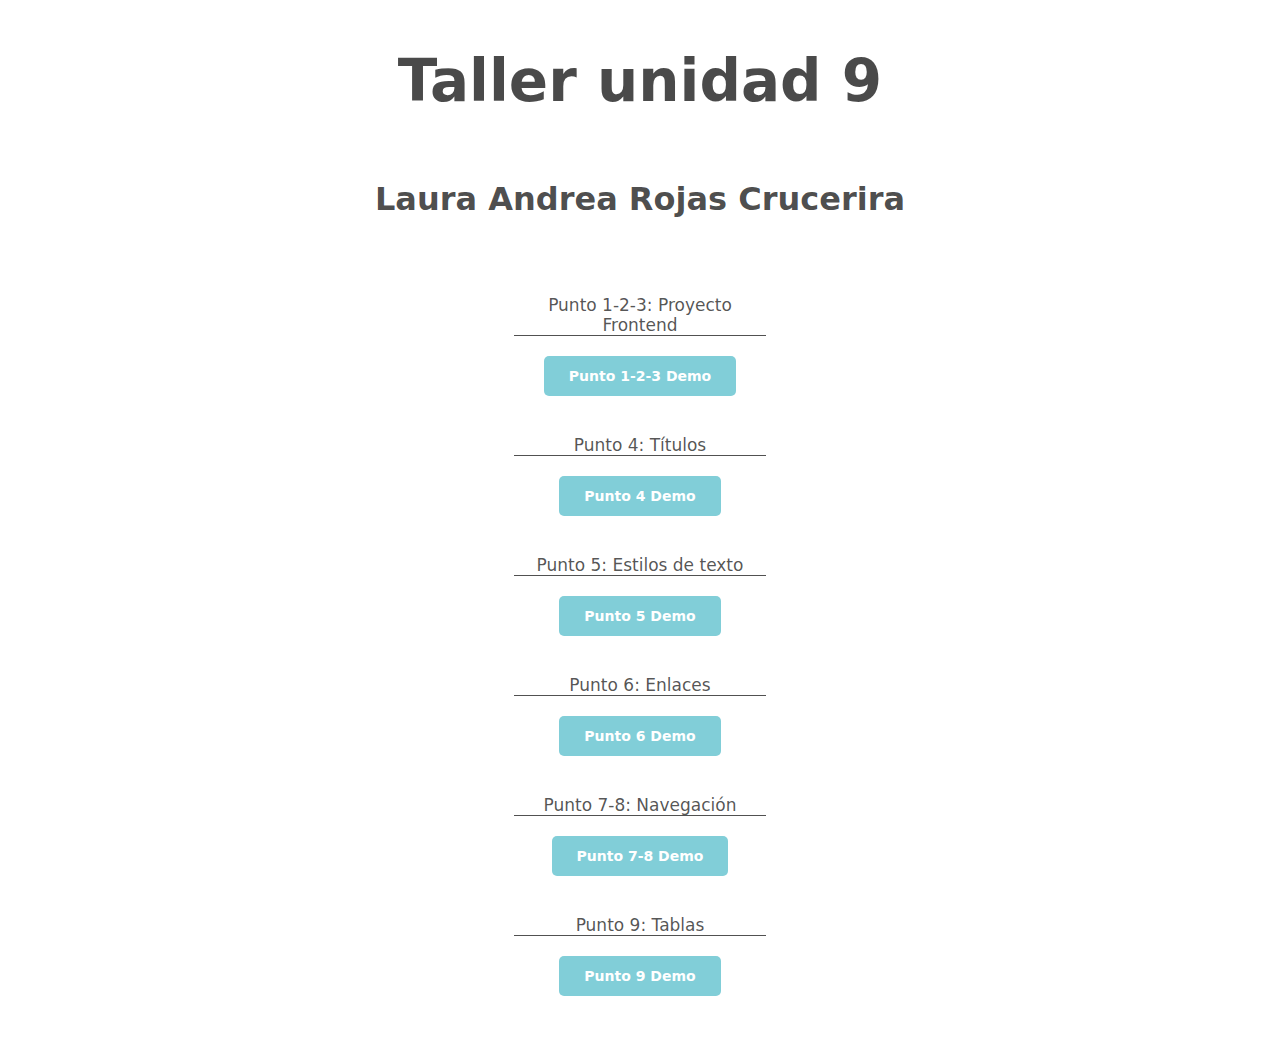
<file: index.html>
<!DOCTYPE html>
<html lang="en">
<head>
  <meta charset="UTF-8">
  <meta http-equiv="X-UA-Compatible" content="IE=edge">
  <meta name="viewport" content="width=device-width, initial-scale=1.0">
  <title>taller 9 menu</title>
  <link rel="stylesheet" href="./styles/styles.css">
</head>
<body> 
  <div>
    <h1> Taller unidad 9</h1>
    <h2>Laura Andrea Rojas Crucerira</h2>
    <nav>
      <ul>
        <li>
          <p>
            Punto 1-2-3: Proyecto Frontend
          </p> 
          <a href="./punto-1-2-3/index.html">
            Punto 1-2-3 Demo
          </a>
        </li>
        <li>
          <p>
            Punto 4: Títulos
          </p> 
          <a href="./punto-4/index.html">
            Punto 4 Demo
          </a>
        </li>
        <li>
          <p>
            Punto 5: Estilos de texto
          </p>
          <a href="./punto-5/index.html">
            Punto 5 Demo
          </a>
        </li>
        <li>
          <p>
            Punto 6: Enlaces
          </p>
          <a href="./punto-6/index.html">
            Punto 6 Demo
          </a>
        </li>
        <li>
          <p>
            Punto 7-8: Navegación
          </p>
          <a href="./punto-7-8/index.html">
            Punto 7-8 Demo
          </a>
        </li>
        <li>
          <p>
            Punto 9: Tablas
          </p>
          <a href="./punto-9/index.html">
            Punto 9 Demo
          </a>
        </li>
      </ul>
    </nav>
  </div> 
</body>
</html>
</file>
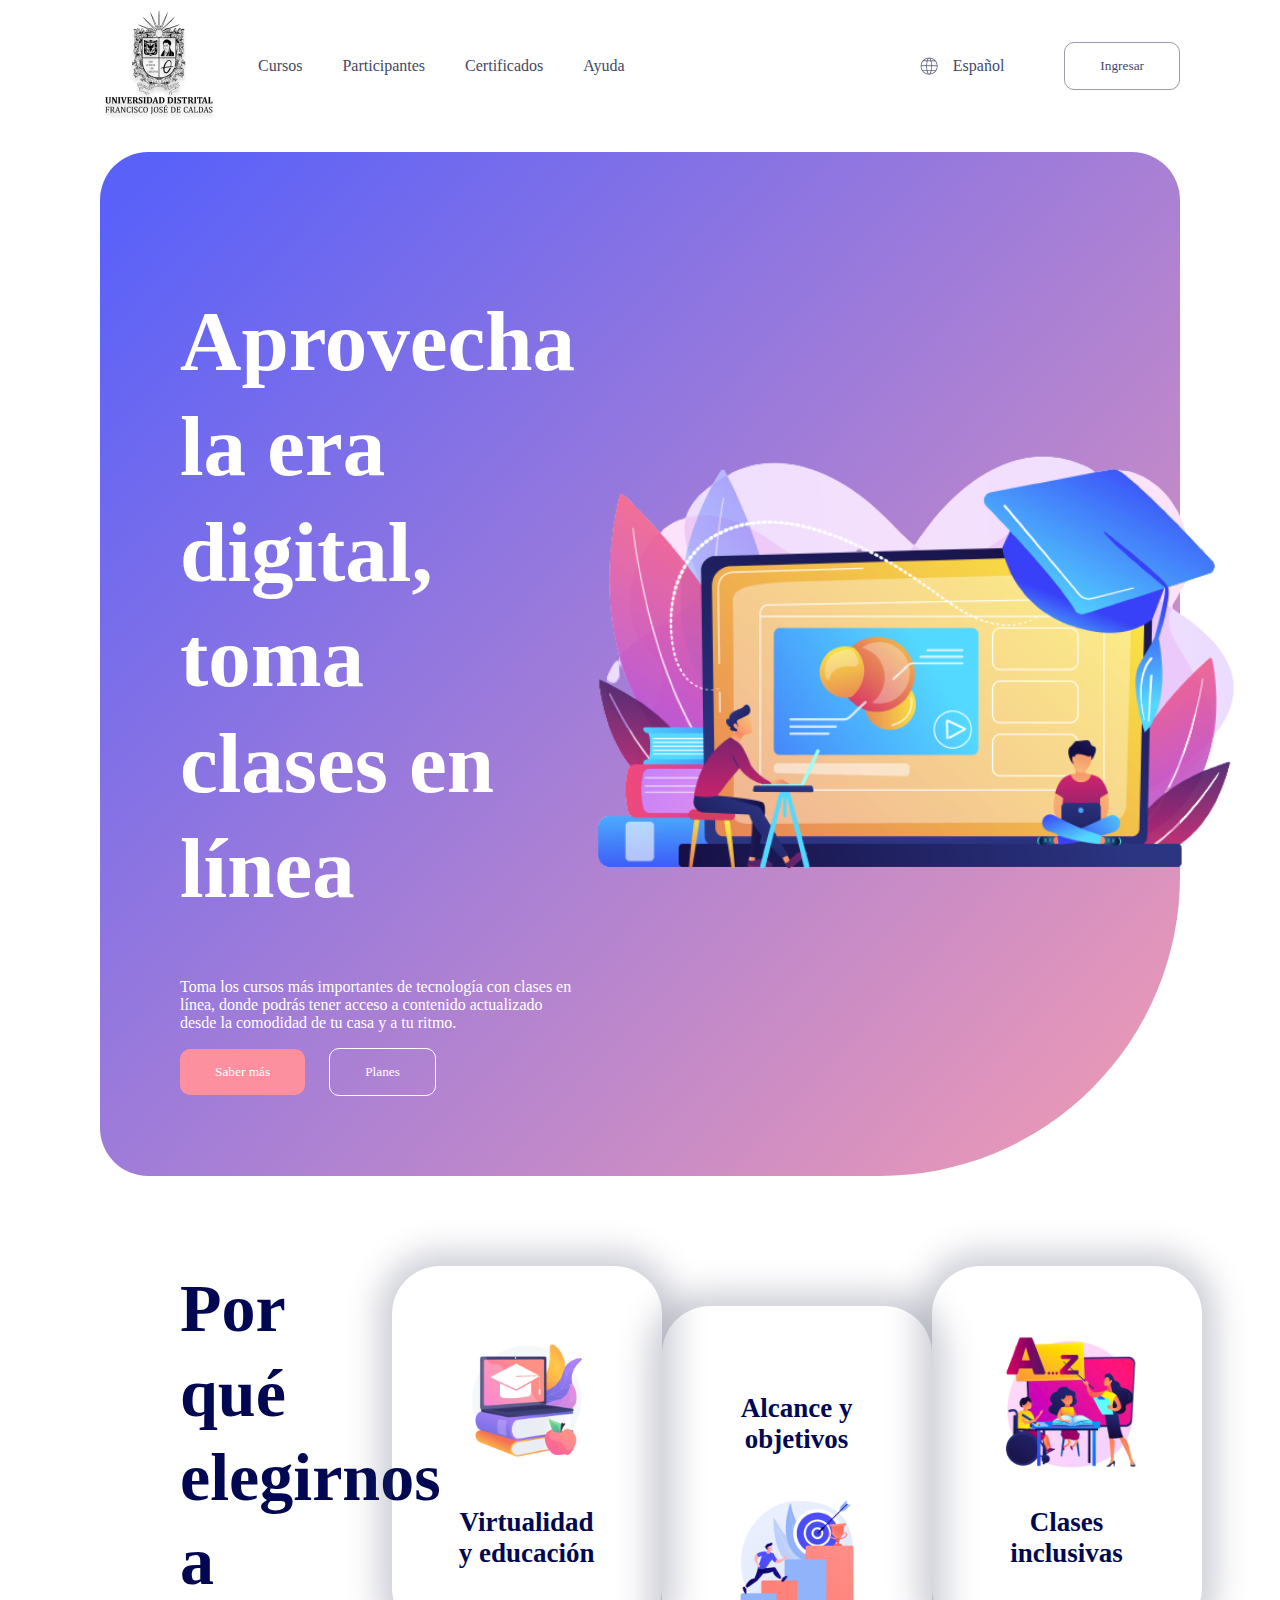
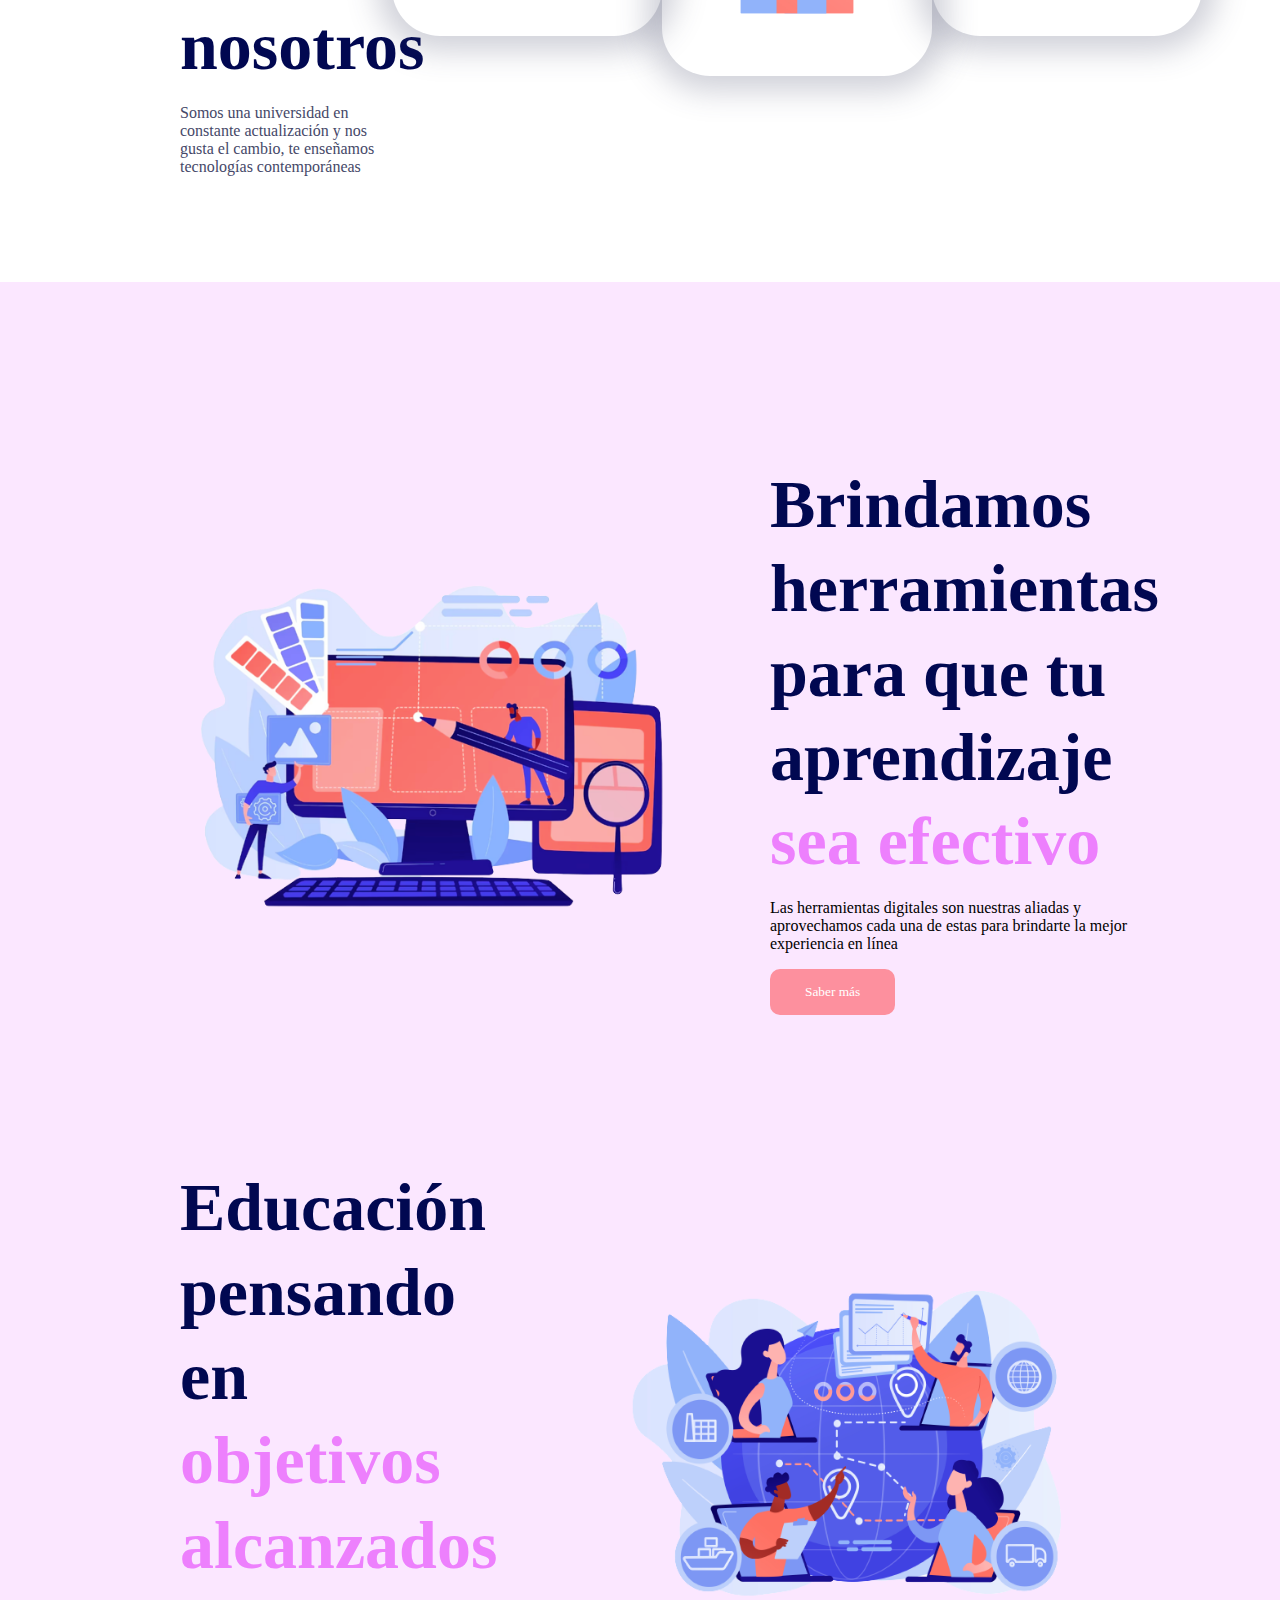
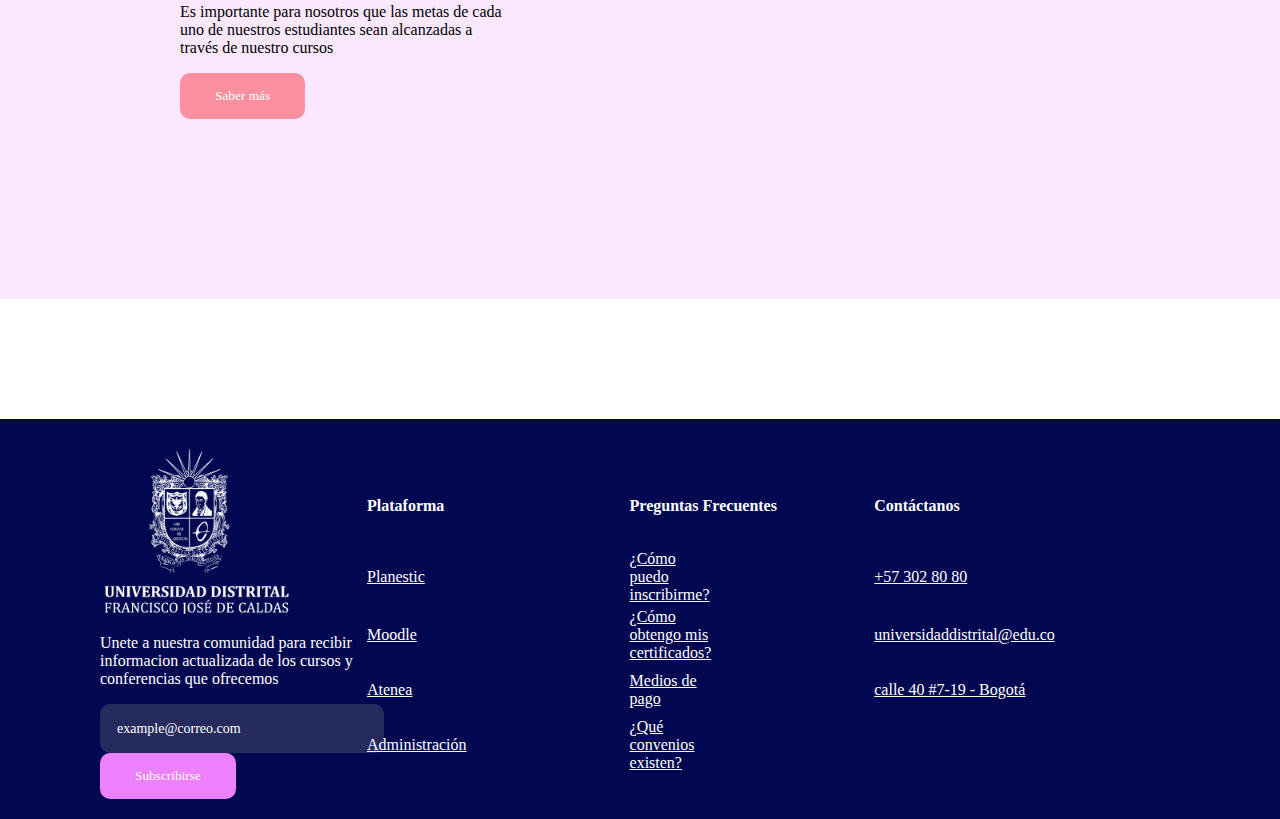
<file: punto-1-2-3/index.html>
<!DOCTYPE html>
<html lang="en">
<head>
    <meta charset="UTF-8">
    <meta name="viewport" content="width=device-width, initial-scale=1.0">
    <link rel="stylesheet" href="https://indestructibletype.com/fonts/Jost.css" type="text/css" charset="utf-8" />
    <title>Page Design</title>
    <link rel="stylesheet" href="./styles/common-styles.css">
    <link rel="stylesheet" href="./styles/header-styles.css">
    <link rel="stylesheet" href="./styles/banner-styles.css">
    <link rel="stylesheet" href="./styles/section-1-styles.css">
    <link rel="stylesheet" href="./styles/section-2-styles.css">
    <link rel="stylesheet" href="./styles/footer-styles.css">
</head>
<body>
    <header>
        <div class="header__navigator">
            <img src="./public/images/header-logo.png" alt="header logo">
            <nav>
                <ul>
                    <li><a href="#banner">Cursos</a></li>
                    <li><a href="#section-1">Participantes</a></li>
                    <li><a href="#secttion-2">Certificados</a></li>
                    <li><a href="#footer">Ayuda</a></li>
                </ul>
            </nav>
        </div>
        <div class="header__settings">
                <div class="language">
                <img src="./public/images/header-world.png" alt="header world">
                <span>Español</span>
            </div>
            <button>Ingresar</button>
        </div>
    </header>
    <main>
        <section id="banner">
            <div class="banner__info">
                <div class="banner__text">
                    <h1>Aprovecha la era digital, toma clases en línea</h1>
                    <p>Toma los cursos más importantes de tecnología con clases en línea, 
                        donde podrás tener acceso a contenido actualizado desde la comodidad 
                        de tu casa y a tu ritmo.
                    </p>
                </div>
                <div class="banner__buttons">
                    <button class="button--orange">Saber más</button>
                    <button class="button--transparent">Planes</button>
                </div>
            </div>
            <img src="./public/images/banner-online.png" alt="banner online">
        </section>

        <section id="section-1">
            <div class="section-1__info">
                <h2>Por qué elegirnos a nosotros</h2>
                <p>
                    Somos una universidad en constante actualización y nos gusta el cambio, 
                    te enseñamos tecnologías contemporáneas
                </p>
            </div>
            <div class="section-1__card">
                <img src="./public/images/section1-education.png" 
                alt="education"
                width="150px"
                height="150px"
                >
                <h3>Virtualidad y educación</h3>
            </div>
            <div class="section-1__card section-1__card-down" >
                <h3>Alcance y objetivos</h3>
                <img src="./public/images/section1-goals.png"
                alt="goals"
                width="150px"
                height="150px"
                >
            </div>
            <div class="section-1__card">
                <img src="./public/images/section1-teach.png" 
                alt="teach"
                width="150px"
                height="150px"
                >
                <h3>Clases inclusivas</h3>
            </div>      
        </section>

        <section id="section-2">
            <div class="section-2__info-1">
                <img src="./public/images/section2-tools.png" alt="tools"
                width="500px"
                height="350px"
                >
                <div>
                <h2>Brindamos herramientas para que tu aprendizaje</h2>
                <h2 class="title__pink">sea efectivo</h2>
                <p>Las herramientas digitales son nuestras aliadas y aprovechamos cada una 
                    de estas para brindarte la mejor experiencia en línea</p>
                <button class="button--orange">Saber más</button>
                </div>
            </div>
            <div class="section-2__info-2">
                <div>
                <h2>Educación pensando en</h2>
                <h2 class="title__pink">objetivos alcanzados</h2>
                <p>Es importante para nosotros que las metas de cada uno de nuestros
                    estudiantes sean alcanzadas a través de nuestro cursos</p>
                <button class="button--orange">Saber más</button>
                </div>
                <img src="./public/images/section2-goals.png" alt="goals"
                width="500px"
                height="350px">
            </div>
        </section>
    </main>
    <footer id="footer">
        <div class="footer__info">
            <img src="./public/images/footer-logo.png" alt="logo"
            width="200px"
            height="175px"
            >
            <p>Unete a nuestra comunidad para recibir informacion actualizada
                de los cursos y conferencias que ofrecemos
            </p>
            <form action="">
                <input type="email"
                placeholder="example@correo.com"
                name="user_email"
                >
                <button>Subscribirse</button>
            </form>
        </div>
        <div class="footer__list">
            <table>
                <thead>
                    <tr>
                        <th>Plataforma</th>
                        <th>Preguntas Frecuentes</th>
                        <th>Contáctanos</th>
                    </tr>
                </thead>
                <tbody>
                    <tr>
                        <td><a href="">Planestic</a></td>
                        <td><a href="">¿Cómo puedo inscribirme?</a></td>
                        <td><a href="">+57 302 80 80</a></td>
                    </tr>
                    <tr>
                        <td><a href="">Moodle</a></td>
                        <td><a href="">¿Cómo obtengo mis certificados?</a></td>
                        <td><a href="">universidaddistrital@edu.co</a></td>
                    </tr>
                    <tr>
                        <td><a href="">Atenea</a></td>
                        <td><a href="">Medios de pago</a></td>
                        <td><a href="">calle 40 #7-19 - Bogotá</a></td>
                    </tr>
                    <tr>
                        <td><a href="">Administración</a></td>
                        <td><a href="">¿Qué convenios existen?</a></td>
                    </tr>
                </tbody>
            </table>
        </div>
    </footer>
</body>
</html>
</file>
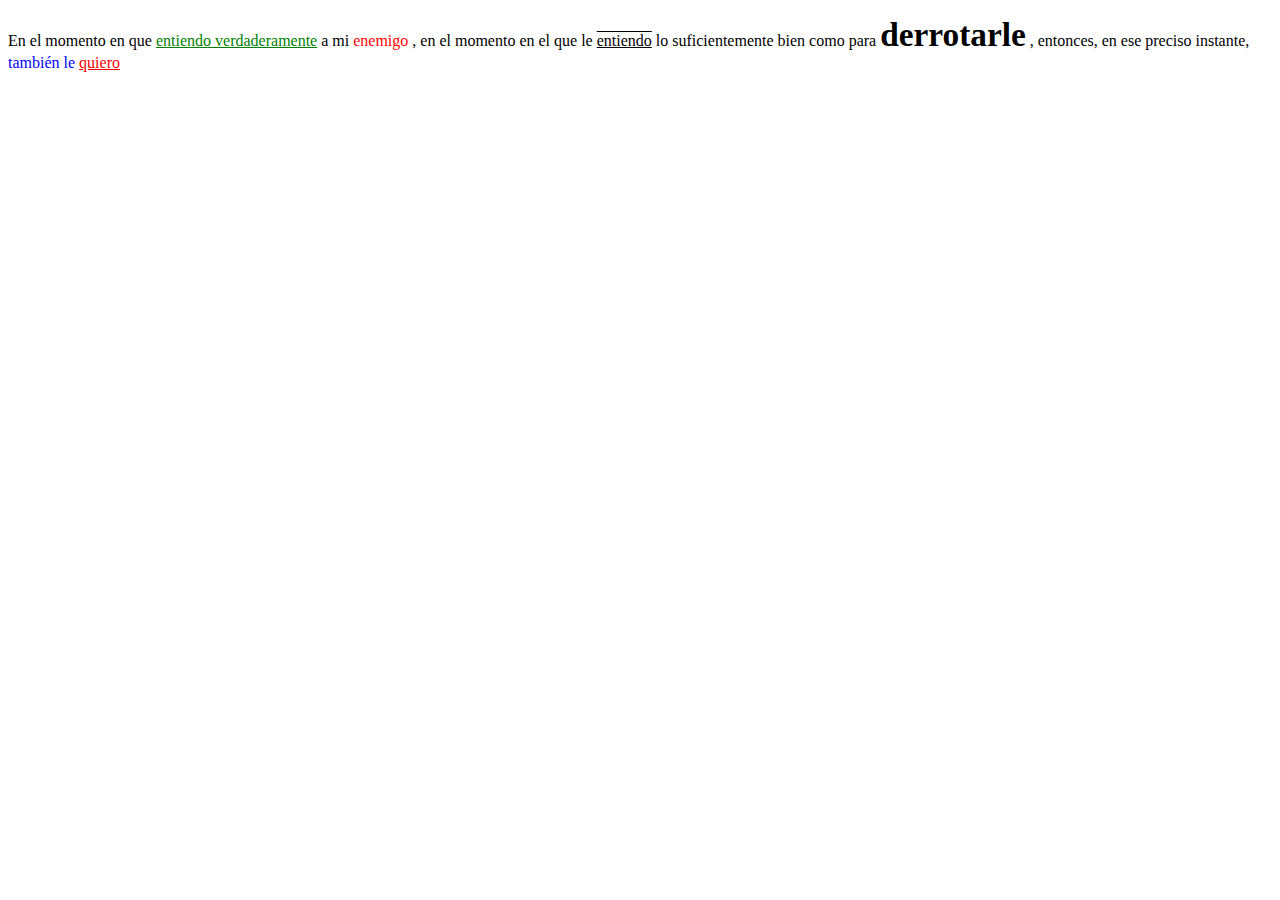
<file: punto-5/index.html>
<!DOCTYPE html>
<html lang="en">
<head>
    <meta charset="UTF-8">
    <meta name="viewport" content="width=device-width, initial-scale=1.0">
    <link rel="stylesheet" href="punto-5-styles.css">
    <title>Punto 5</title>
</head>
<body>
        <p>

        <span >En el momento en que</span>
        <u class="verde">entiendo verdaderamente</u>
        <span>a mi</span>
        <span class="enemigo">enemigo</span>
        <span>, en el momento en el que le</span>
        <span class="entiendo">entiendo</span>
        <span>lo suficientemente bien como para</span>
        <span class="derrotarle">derrotarle</span>
        <span>, entonces, en ese preciso instante,</span>
        <span class="azul">también le</span>
        <u class="quiero">quiero</u>

        </p>
</body>
</html>
</file>
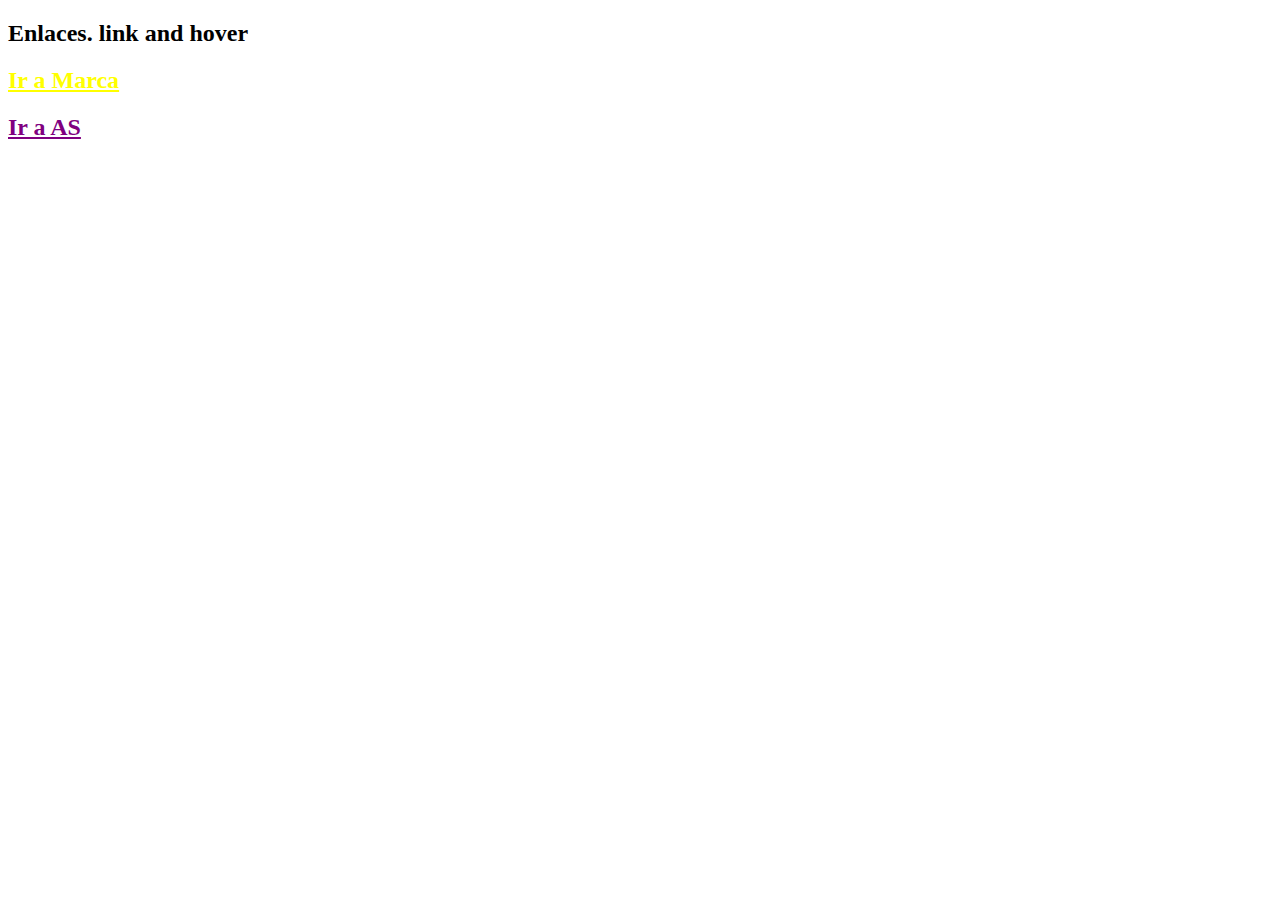
<file: punto-6/index.html>
<!DOCTYPE html>
<html lang="en">
<head>
    <meta charset="UTF-8">
    <meta name="viewport" content="width=device-width, initial-scale=1.0">
    <link rel="stylesheet" href="punto-6-styles.css">
    <title>Punto 6</title>
</head>
<body>
    <h2>Enlaces. link and hover</h2>
    <div>
        <h2>
        <a class="yellow" href=>Ir a Marca</a>
        </h2>
    </div>
    
    <div>
        <h2>
        <a  class="purple" href=>Ir a AS</a>
        </h2>
    </div>

    
</body>
</html>
</file>
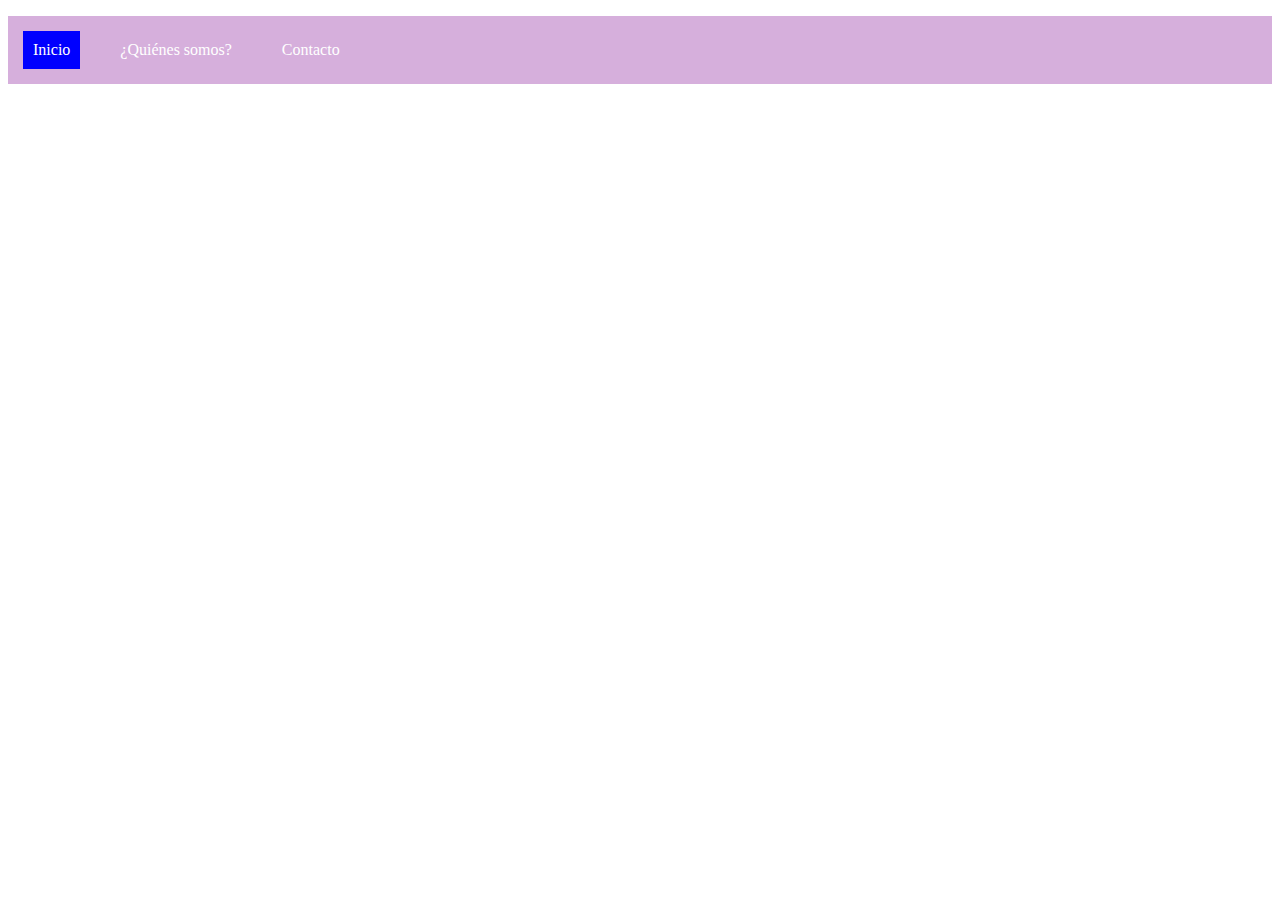
<file: punto-7-8/index.html>
<!DOCTYPE html>
<html lang="en">
<head>
    <meta charset="UTF-8">
    <meta name="viewport" content="width=device-width, initial-scale=1.0">
    <link rel="stylesheet" href="punto-7-8-styles.css">
    <title>Punto-7-8</title>
</head>
<body>
    <div>
        <nav>
            <ul>
                <li><button class="inicio">Inicio</button></li>
                <li><button>¿Quiénes somos?</button></li>
                <li><button>Contacto</button></li>
            </ul>

        </nav>
    </div>
</body>
</html>
</file>
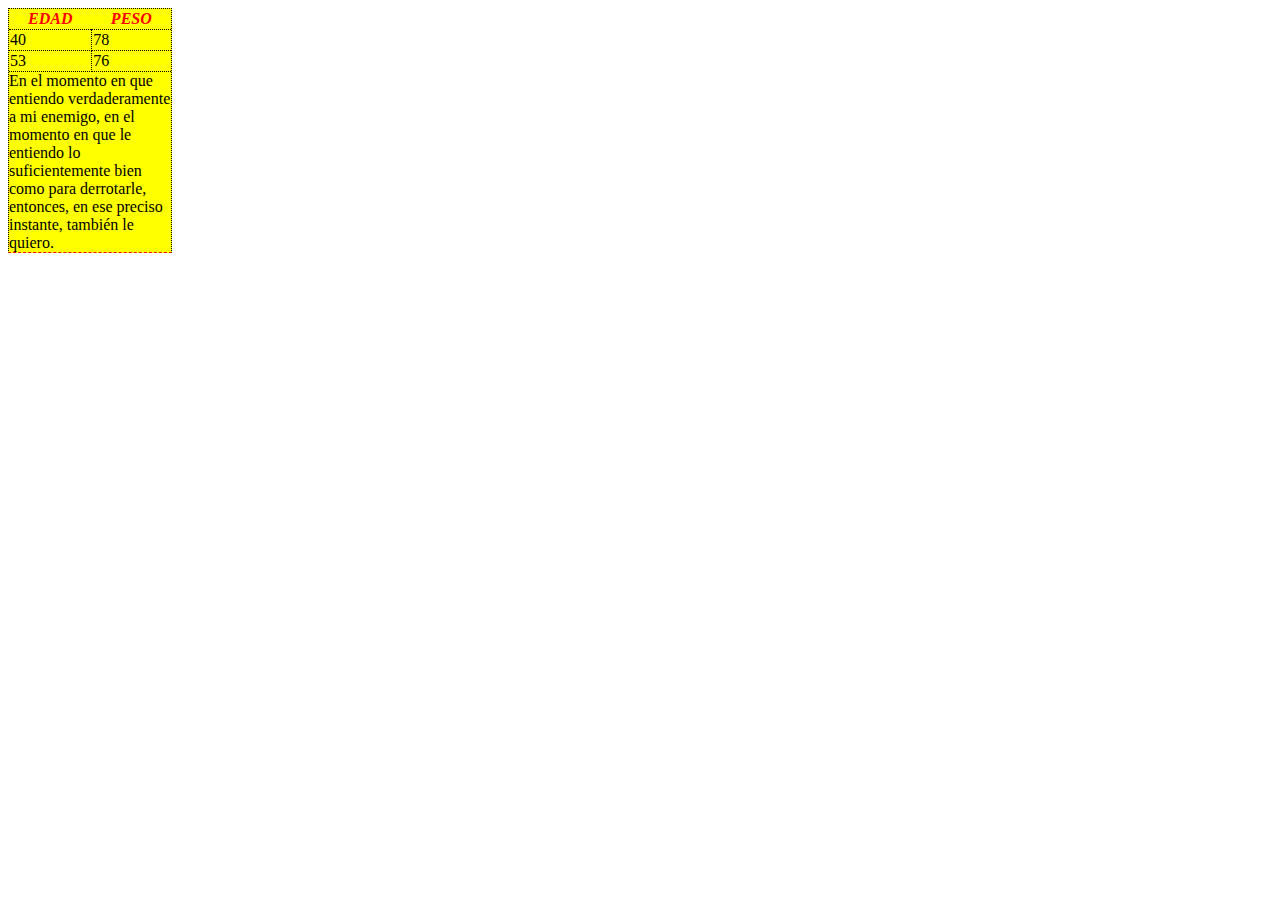
<file: punto-9/index.html>
<!DOCTYPE html>
<html lang="en">
<head>
    <meta charset="UTF-8">
    <meta name="viewport" content="width=device-width, initial-scale=1.0">
    <link rel="stylesheet" href="punto-9-styles.css">
    <title>Punto 9</title>
</head>
<body>
        <div>
        <table>
            <thead>
                <tr>
                    <th>EDAD</th>
                    <th>PESO</th>
                </tr>
            </thead>
            <tbody>
                <tr>
                    <td class="fila">40</td>
                    <td>78</td>
                </tr>
                <tr>
                    <td class="fila">53</td>
                    <td>76</td>
                </tr>          
            </tbody>
        </table>
            <p>
                En el momento en que entiendo verdaderamente a mi enemigo,
                en el momento en que le entiendo lo suficientemente bien
                como para derrotarle, entonces, en ese preciso instante,
                también le quiero.
            </p>
        </div>
            
           
        
</body>
</html>
</file>
<file: styles/styles.css>
body {
    text-align: center;
    color: #000000b5;
    font-family: system-ui, -apple-system;
  }
  
  body, div {
    display: flex;
    justify-content: center;
    align-items: center;
  }
  
  div {
    flex-direction: column;
    width: 50%;
    height: 50%;
    text-align: center;
  }
  
  h1 {
    font-size: 58px;
  }
  
  h2 {
    font-size: 32px;
  }
  
  nav {
    width: 40%;
  }
  
  ul {
    padding: 0;
    text-align: center;
    list-style: none;
  }
  
  li {
    margin: 50px 0;
  }
  
  p {
    margin: 40px 0 30px;
    color: #000000ae;
    font-size: 17px;
    border-bottom: 1px solid;
  }
  
  a {
    padding: 12px 25px;
    color: #ffffff;
    background-color: #81ced8;
    border: none;
    border-radius: 5px;
    font-family: system-ui, -apple-system;
    font-size: 14px;
    font-weight: bold;
    text-decoration: none;
    cursor: pointer;
  }
  
  a:hover {
    background-color: #4f878f;
  }
</file>
<file: punto-1-2-3/styles/common-styles.css>
body{
    margin: 0px;
}
a{
    font-family: 'Jost';
}

button{
    padding: 15px 35px;
    font-family: 'Jost';
    font-weight: 500;
    border-radius: 10px;
    cursor: pointer;
}

p{
    font-family: 'Jost';
    font-size: 16px;
}

.button--orange {
background-color: #FD909E;
color: white;
border: none;
}

h2{
    font-family: 'Jost';
    font-size: 68px;
    color: #010851;
    line-height: 124%;
    letter-spacing: -4%;
    margin: 0;
}
</file>
<file: punto-1-2-3/styles/header-styles.css>
header {
    display: flex;
    justify-content: space-between;
    margin: 10px 100px;
}

.header__navigator{
    display: flex;
    align-items: center;
}

ul {
    display: flex;
    gap: 40px;
    list-style: none;
}

nav a {
    color: #454868;
    text-decoration: none;
    font-weight: 450;
}

.header__settings {
    display: flex;
    align-items: center;
    gap: 60px;
}

.language{
    display: flex;
    align-items: center;
    gap: 15px;

    font-family: 'Jost';
    font-weight: 400;
    color: #454868;
}

header button {
    background-color: transparent;
    border: 1px solid #4548688c;
    color: #454868;
}
</file>
<file: punto-1-2-3/styles/banner-styles.css>
#banner
{
    display: flex;
    margin: 30px 100px;
    padding: 80px;
    background: linear-gradient(313deg, #EE9AB5 3.28%, #5961F9 97.04%);
    border-radius: 48px 48px 300px 48px;
    color: white;
    align-items: center;
}

h1{
    font-family: 'Jost';
    color: white;
    font-size: 85px;
    line-height: 124%;
    letter-spacing: -4%;
}

#banner img {
    width: 750px;
    height: 450px;
}

.button--transparent{
    background-color: transparent;
    color: white;
    border: 1px solid;
    margin-left: 20px;
}
</file>
<file: punto-1-2-3/styles/section-1-styles.css>
#section-1{
    display: flex;
    margin: 90px 180px;
    justify-content: space-between;
}

.section-1__info{
    width: 23%;
}

.section-1__info p{
    color: #454868;
}

.section-1__card{
    width: min-content;
    height: 250px;
    text-align: center;

    padding: 60px;
    border-radius: 48px;
    box-shadow: 0px 0px 30px 15px #45486840;
    }

.section-1__card-down{
    margin-top: 40px;
    height: 250px;
}

h3{
    font-family: 'Jost';
    color: #010851;
    font-size: 27px;
}
</file>
<file: punto-1-2-3/styles/section-2-styles.css>
#section-2{
    padding: 30px 180px;
    background-color: #ec80fd31;
}
.section-2__info-1{
    display: flex;
    align-items: center;
    gap: 90px;
    margin: 150px 0px;
}

.section-2__info-2{
    display: flex;
    align-items: center;
    gap: 90px;
    margin: 150px 0px;
}

.title__pink {
    color: #ED80FD;
}
</file>
<file: punto-1-2-3/styles/footer-styles.css>
footer{
    display: flex;
    justify-content: space-between;
    align-items: center;
    margin-top: 120px;
    padding: 20px 100px;
    background-color: #010851;
    color: white;
}

.footer__info{
    width: 26%;
}

form button{
    background-color: #ED80FD;
    color: white;
    border: none;
}

input{
    padding: 17px;
    width: 250px;
    margin-right: -20px;
    background-color: #4548688e;
    border: none;
    border-radius: 10px;
    
}

::placeholder{
    font-family: 'Jost';
    font-size: 14px;
    color: white;
}
table{
    font-family: 'Jost';
    text-align: left;
}

th{
    height: 80px;
}

tr{
    height: 50px;
}

td{
    padding-right: 160px;
}

td a{
    color: white;
}
</file>
<file: punto-5/punto-5-styles.css>
.verde{
    color: green;
}

.enemigo{
    color: red;
}

.entiendo{
    text-decoration: overline underline
}

.derrotarle{
    font-weight: 600;
    font-size: 25pt;
}

.azul{
    color: blue;
}

.quiero{
    color: red;
}
</file>
<file: punto-6/punto-6-styles.css>
.yellow{
    color: yellow;
}
.purple{
    color: purple;
}
</file>
<file: punto-7-8/punto-7-8-styles.css>
ul{
    display: flex;
    padding: 15px;
    gap:30px;
    background-color:#D6AFDC ;
    list-style: none;
}

button{
    padding: 10px 10px;
    font-family: 'Times New Roman';
    font-size: 16px;
    color: white;
    background-color: transparent;
    cursor: pointer;
    border: none;
}

.inicio{
    background-color: blue;
}
</file>
<file: punto-9/punto-9-styles.css>
div{
    background-color: yellow;
    margin-right: 1100px;
    border: black dotted 1px;
    border-bottom: red dashed 1px;
}
table{
    border-collapse: collapse;
}
thead{
    border-bottom: black dotted 1px;
    font-style: italic;
    color: red;
}

td{
    width: 540px;
    border-bottom: black dotted 1px;
}

.fila
{
    border-right:black dotted 1px;
}

p{
    margin: 0px;
}
</file>
